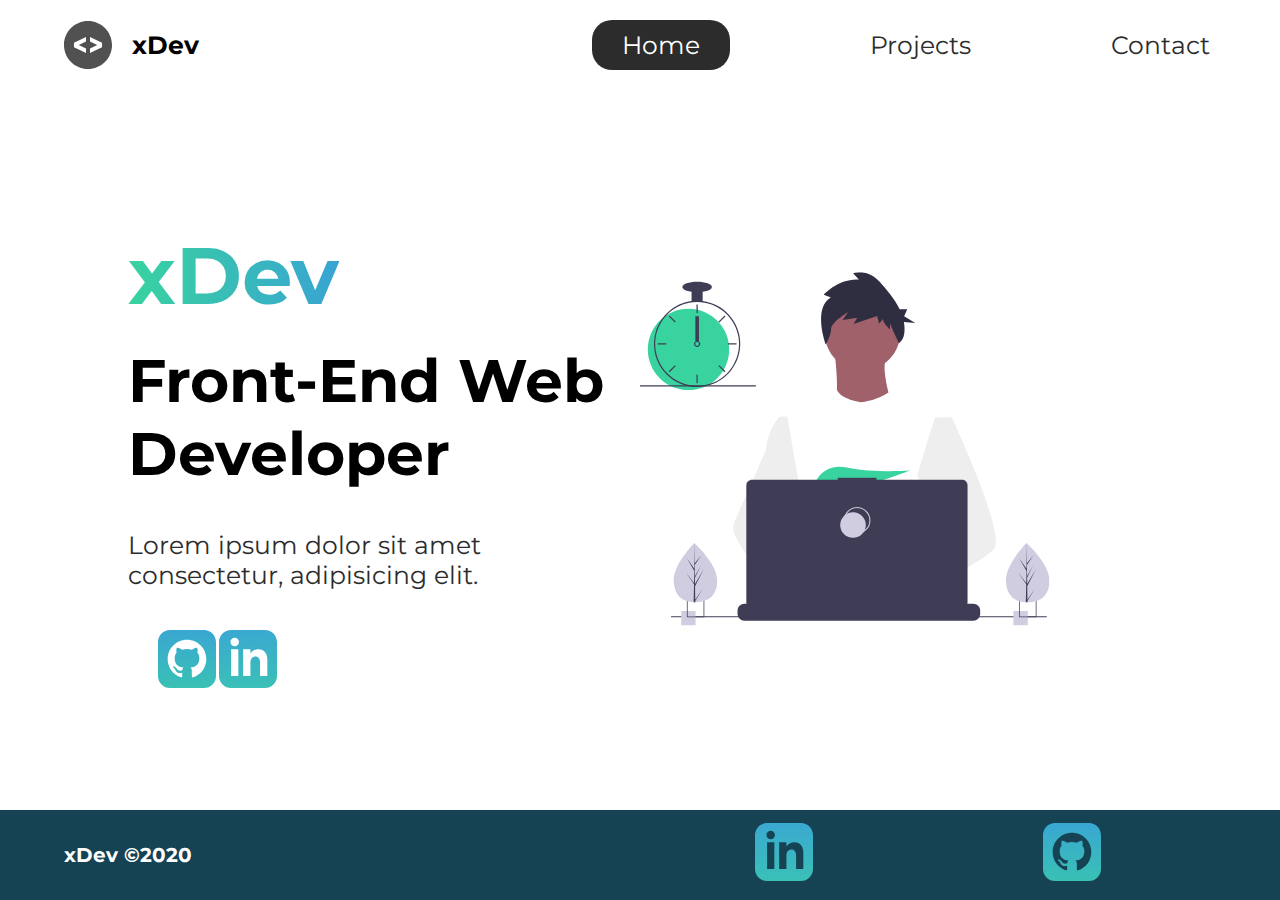
<file: index.html>
<!DOCTYPE html>
<html lang="en">

<head>
  <meta charset="UTF-8">
  <meta name="viewport" content="width=device-width, initial-scale=1.0">
  <meta name="description" content="XDev is a front end dev who is a special beign of X Keyboard master">
  <link href="https://fonts.googleapis.com/css2?family=Montserrat:wght@400;500&display=swap" rel="stylesheet">
  <link rel="stylesheet" href="./styles/style.css">
  <title>XDev | Web Developer</title>
</head>

<body>
  <header class="main-head">
    <nav>
      <div class="logo">
        <img src="./icons/code.svg" alt="" srcset="">
        <h1>xDev</h1>
      </div>
      <ul>
        <li><a class="active" href="#">Home</a></li>
        <li><a href="./projects/">Projects</a></li>
        <li><a href="./contact/">Contact</a></li>
      </ul>
    </nav>
  </header>

  <section class="intro">
    <div class="intro-text">
      <h2>xDev</h2>
      <h3>Front-End Web <br> Developer</h3>
      <p>Lorem ipsum dolor sit amet consectetur, adipisicing elit. </p>
      <div class="intro-social">
        <a href="#"><img src="./icons/github.svg" alt="Github Social Link"></a>
        <a href="#"><img src="./icons/linked-in.svg" alt="linked-in Social Link"></a>
      </div>
    </div>
    <div class="intro-images">
      <svg width="799" height="690" viewBox="0 0 799 690" fill="none" xmlns="http://www.w3.org/2000/svg">
        <g id="undraw_dev_productivity_umsq (1) 1" clip-path="url(#clip0)">
          <path id="Vector"
            d="M516.92 624.636C516.92 624.636 512.16 626.266 504.42 628.576C487.31 633.706 455.65 642.216 428.82 643.916C405.72 645.396 386.2 641.836 382.63 626.766C381.1 620.286 383.27 614.956 388 610.576C402.12 597.486 439 592.796 468.25 591.186C476.51 590.736 484.15 590.526 490.51 590.446C501.31 590.306 508.39 590.526 508.39 590.526L508.56 591.186L516.92 624.636Z"
            fill="#A0616A" />
          <path id="Vector_2"
            d="M436.99 672.586C418.61 695.346 342.73 647.666 316.19 629.886C310.41 626.016 306.97 623.566 306.97 623.566L331.25 591.186L338.94 580.936C338.94 580.936 345.82 584.586 355.99 590.526C356.36 590.746 356.73 590.966 357.11 591.186C365.88 596.336 376.89 603.066 388 610.576C403.33 620.946 418.83 632.776 428.82 643.916C438.59 654.806 443.08 665.036 436.99 672.586Z"
            fill="#A0616A" />
          <g id="me">
            <path id="Vector_3"
              d="M434.672 191.952C475.283 191.607 507.926 158.406 507.582 117.795C507.237 77.1832 474.036 44.5403 433.425 44.8847C392.813 45.2291 360.17 78.4303 360.515 119.042C360.859 159.653 394.06 192.296 434.672 191.952Z"
              fill="#A0616A" />
            <path id="Vector_4"
              d="M379.477 155.65C379.477 155.65 394.216 259.972 373.002 271.875C351.787 283.779 499.929 283.588 499.929 283.588C499.929 283.588 466.124 193.284 480.809 165.449L379.477 155.65Z"
              fill="#A0616A" />
            <path id="Vector_5"
              d="M608.101 283.199L596.257 339.402L571.214 458.308L570.49 464.815L562.138 540.138L556.582 590.177L552.857 623.79C528.584 636.526 510.988 645.326 510.988 645.326C510.988 645.326 509.404 637.719 506.871 627.99C489.805 633.265 458.218 642.043 431.404 643.97C441.266 654.777 445.842 664.969 439.817 672.57C421.63 695.485 345.349 648.45 318.659 630.896C318.077 635.158 317.879 639.464 318.068 643.762L297.626 628.314L299.331 592.359L302.206 531.522L305.819 455.229C304.448 451.975 303.294 448.634 302.364 445.228C295.956 423.161 288.032 379.057 281.928 342.067C277.016 312.298 273.302 287.138 272.517 281.785C272.411 281.086 272.358 280.726 272.358 280.726L384.363 230.094C392.509 248.556 429.865 253.809 429.865 253.809C460.756 251.417 484.847 234.913 484.847 234.913L608.101 283.199Z"
              fill="white" />
            <path id="Vector_6"
              d="M372.285 49.3811L358.49 43.9934C358.49 43.9934 386.969 12.1 426.99 14.513L415.635 2.22366C415.635 2.22366 443.04 -9.01799 468.283 19.6674C481.553 34.7467 496.908 52.4737 506.557 72.5077L521.281 72.3829L515.251 85.9663L536.874 99.3152L514.777 97.0719C516.155 104.471 516.421 112.034 515.566 119.511C514.683 126.991 510.928 133.835 505.094 138.598V138.598C505.094 138.598 487.743 103.449 487.696 97.9443L487.813 111.705C487.813 111.705 473.959 99.4371 473.889 91.1807L466.471 100.877L462.593 85.7717L416.475 101.301L423.87 88.8526L395.157 93.2246L406.278 77.9923C406.278 77.9923 373.932 96.1568 372.811 111.304C371.689 126.452 362.299 140.875 362.299 140.875C362.299 140.875 336.213 70.3294 372.285 49.3811Z"
              fill="#2F2E41" />
            <path id="Vector_7"
              d="M690.215 540.422C682.794 548.605 664.338 560.992 641.951 574.422C633.623 579.413 624.757 584.559 615.71 589.676C594.122 601.889 571.514 614.001 552.857 623.79C528.584 636.526 510.988 645.326 510.988 645.326C510.988 645.326 509.403 637.719 506.871 627.99C503.48 614.968 498.397 598.141 493.184 590.715C493.002 590.456 492.82 590.218 492.638 589.979C491.121 588.022 489.601 586.885 488.112 586.897L562.138 540.138L594.127 519.926L570.489 464.814L540.842 395.683L557.908 339.727L575.062 283.479L608.101 283.199C608.101 283.199 619.243 306.985 633.514 340.166C635.647 345.128 637.851 350.299 640.096 355.64C669.469 425.394 706.176 522.836 690.215 540.422Z"
              fill="#EEEEEE" />
            <path id="Vector_8"
              d="M358.123 591.2C355.41 591.212 352.702 591.456 350.029 591.928C327.074 596.073 320.47 616.94 318.659 630.896C318.077 635.158 317.879 639.464 318.068 643.761L297.626 628.314L290.178 622.687C272.316 616.628 256.353 605.733 242.483 592.84C230.449 581.456 219.634 568.849 210.213 555.223C200.831 541.793 192.448 527.692 185.134 513.034C183.094 508.943 181.977 504.454 181.864 499.884C181.751 495.314 182.644 490.775 184.48 486.588L209.154 430.327L245.218 348.098C245.471 346.146 245.752 344.237 246.059 342.371C252.995 300.511 272.367 281.786 272.367 281.786L287.286 281.659L297.778 341.932L310.813 416.815L302.364 445.227L282.839 510.845L302.205 531.522L358.123 591.2Z"
              fill="#EEEEEE" />
          </g>
          <path id="Vector_9"
            d="M372.877 415.806L385.631 430.686C390.37 429.783 395.319 428.721 400.416 427.529L396.752 415.806L405.71 426.256C459.707 412.975 526.637 387.155 526.637 387.155C526.637 387.155 454.379 392.453 400.428 380.666C376.558 375.451 351.998 387.284 342.202 409.668C336.508 422.679 337.403 433.951 357.596 433.951C364.419 433.835 371.223 433.195 377.949 432.037L372.877 415.806Z"
            fill="#38D39F" />
          <path id="Vector_10"
            d="M663.65 660.386V666.456C663.654 668.122 663.345 669.774 662.74 671.326C662.472 672.018 662.147 672.687 661.77 673.326C660.578 675.326 658.887 676.983 656.862 678.133C654.838 679.283 652.549 679.887 650.22 679.886H203.67C201.342 679.887 199.053 679.283 197.028 678.133C195.003 676.983 193.312 675.326 192.12 673.326C191.743 672.687 191.419 672.018 191.15 671.326C190.546 669.774 190.237 668.122 190.24 666.456V660.386C190.24 658.622 190.587 656.876 191.262 655.246C191.936 653.616 192.926 652.136 194.173 650.888C195.42 649.641 196.901 648.652 198.53 647.977C200.16 647.302 201.906 646.955 203.67 646.956H229.41V644.126C229.41 644.052 229.425 643.979 229.453 643.911C229.481 643.843 229.522 643.782 229.574 643.73C229.626 643.678 229.688 643.636 229.756 643.608C229.824 643.58 229.897 643.566 229.97 643.566H243.4C243.474 643.566 243.547 643.58 243.615 643.608C243.683 643.636 243.745 643.678 243.797 643.73C243.849 643.782 243.89 643.843 243.918 643.911C243.946 643.979 243.96 644.052 243.96 644.126V646.956H252.35V644.126C252.35 644.052 252.365 643.979 252.393 643.911C252.421 643.843 252.462 643.782 252.514 643.73C252.566 643.678 252.628 643.636 252.696 643.608C252.764 643.58 252.837 643.566 252.91 643.566H266.34C266.414 643.566 266.487 643.58 266.555 643.608C266.623 643.636 266.684 643.678 266.736 643.73C266.789 643.782 266.83 643.843 266.858 643.911C266.886 643.979 266.9 644.052 266.9 644.126V646.956H275.3V644.126C275.3 644.052 275.315 643.979 275.343 643.911C275.371 643.843 275.412 643.782 275.464 643.73C275.516 643.678 275.578 643.636 275.646 643.608C275.714 643.58 275.787 643.566 275.86 643.566H289.29C289.364 643.566 289.437 643.58 289.505 643.608C289.573 643.636 289.634 643.678 289.686 643.73C289.739 643.782 289.78 643.843 289.808 643.911C289.836 643.979 289.85 644.052 289.85 644.126V646.956H298.24V644.126C298.24 644.052 298.255 643.979 298.283 643.911C298.311 643.843 298.352 643.782 298.404 643.73C298.456 643.678 298.518 643.636 298.586 643.608C298.654 643.58 298.727 643.566 298.8 643.566H312.23C312.304 643.566 312.377 643.58 312.445 643.608C312.513 643.636 312.574 643.678 312.626 643.73C312.678 643.782 312.72 643.843 312.748 643.911C312.776 643.979 312.79 644.052 312.79 644.126V646.956H321.18V644.126C321.18 644.052 321.194 643.979 321.223 643.911C321.251 643.843 321.292 643.782 321.344 643.73C321.396 643.678 321.458 643.636 321.526 643.608C321.594 643.58 321.667 643.566 321.74 643.566H335.17C335.244 643.566 335.317 643.58 335.385 643.608C335.453 643.636 335.514 643.678 335.566 643.73C335.618 643.782 335.66 643.843 335.688 643.911C335.716 643.979 335.73 644.052 335.73 644.126V646.956H344.13V644.126C344.13 644.052 344.145 643.979 344.173 643.911C344.201 643.843 344.242 643.782 344.294 643.73C344.346 643.678 344.408 643.636 344.476 643.608C344.544 643.58 344.617 643.566 344.69 643.566H358.12C358.194 643.566 358.267 643.58 358.335 643.608C358.403 643.636 358.464 643.678 358.516 643.73C358.569 643.782 358.61 643.843 358.638 643.911C358.666 643.979 358.68 644.052 358.68 644.126V646.956H367.07V644.126C367.07 644.052 367.085 643.979 367.113 643.911C367.141 643.843 367.182 643.782 367.234 643.73C367.286 643.678 367.348 643.636 367.416 643.608C367.484 643.58 367.557 643.566 367.63 643.566H472.83C472.904 643.566 472.977 643.58 473.045 643.608C473.113 643.636 473.174 643.678 473.227 643.73C473.279 643.782 473.32 643.843 473.348 643.911C473.376 643.979 473.39 644.052 473.39 644.126V646.956H481.79V644.126C481.79 644.052 481.804 643.979 481.833 643.911C481.861 643.843 481.902 643.782 481.954 643.73C482.006 643.678 482.068 643.636 482.136 643.608C482.204 643.58 482.277 643.566 482.35 643.566H495.78C495.928 643.567 496.07 643.627 496.175 643.732C496.279 643.836 496.339 643.978 496.34 644.126V646.956H504.73V644.126C504.73 644.052 504.745 643.979 504.773 643.911C504.801 643.843 504.842 643.782 504.894 643.73C504.946 643.678 505.008 643.636 505.076 643.608C505.144 643.58 505.217 643.566 505.29 643.566H518.72C518.794 643.566 518.867 643.58 518.935 643.608C519.003 643.636 519.065 643.678 519.117 643.73C519.169 643.782 519.21 643.843 519.238 643.911C519.266 643.979 519.28 644.052 519.28 644.126V646.956H527.67V644.126C527.67 644.052 527.685 643.979 527.713 643.911C527.741 643.843 527.782 643.782 527.834 643.73C527.886 643.678 527.948 643.636 528.016 643.608C528.084 643.58 528.157 643.566 528.23 643.566H541.66C541.734 643.566 541.807 643.58 541.875 643.608C541.943 643.636 542.005 643.678 542.057 643.73C542.109 643.782 542.15 643.843 542.178 643.911C542.206 643.979 542.22 644.052 542.22 644.126V646.956H550.62V644.126C550.62 644.052 550.635 643.979 550.663 643.911C550.691 643.843 550.732 643.782 550.784 643.73C550.836 643.678 550.898 643.636 550.966 643.608C551.034 643.58 551.107 643.566 551.18 643.566H564.61C564.757 643.568 564.898 643.628 565.001 643.733C565.104 643.837 565.161 643.979 565.16 644.126V646.956H573.56V644.126C573.56 644.052 573.575 643.979 573.603 643.911C573.631 643.843 573.672 643.782 573.724 643.73C573.776 643.678 573.838 643.636 573.906 643.608C573.974 643.58 574.047 643.566 574.12 643.566H587.55C587.624 643.566 587.697 643.58 587.765 643.608C587.833 643.636 587.895 643.678 587.947 643.73C587.999 643.782 588.04 643.843 588.068 643.911C588.096 643.979 588.11 644.052 588.11 644.126V646.956H596.5V644.126C596.5 644.052 596.515 643.979 596.543 643.911C596.571 643.843 596.612 643.782 596.664 643.73C596.716 643.678 596.778 643.636 596.846 643.608C596.914 643.58 596.987 643.566 597.06 643.566H610.49C610.564 643.566 610.637 643.58 610.705 643.608C610.773 643.636 610.835 643.678 610.887 643.73C610.939 643.782 610.98 643.843 611.008 643.911C611.036 643.979 611.05 644.052 611.05 644.126V646.956H650.22C651.984 646.955 653.731 647.302 655.36 647.977C656.99 648.652 658.471 649.641 659.718 650.888C660.965 652.136 661.954 653.616 662.629 655.246C663.304 656.876 663.651 658.622 663.65 660.386Z"
            fill="#3F3D56" />
          <path id="Vector_11" d="M793.5 671.326H60.5V673.326H793.5V671.326Z" fill="#3F3D56" />
          <path id="Vector_12"
            d="M627.694 404.757H461.251V401.326H385.78V404.757H218.651C215.665 404.757 212.801 405.943 210.69 408.054C208.578 410.166 207.392 413.029 207.392 416.015V643.927C207.392 646.913 208.578 649.776 210.69 651.888C212.801 653.999 215.665 655.185 218.651 655.185H627.694C630.68 655.185 633.544 653.999 635.655 651.888C637.767 649.776 638.953 646.913 638.953 643.927V416.015C638.953 414.537 638.662 413.073 638.096 411.707C637.53 410.341 636.701 409.1 635.655 408.054C634.61 407.009 633.369 406.18 632.003 405.614C630.637 405.048 629.173 404.757 627.694 404.757Z"
            fill="#3F3D56" />
          <path id="Vector_13"
            d="M423.5 509.326C437.307 509.326 448.5 498.133 448.5 484.326C448.5 470.519 437.307 459.326 423.5 459.326C409.693 459.326 398.5 470.519 398.5 484.326C398.5 498.133 409.693 509.326 423.5 509.326Z"
            stroke="#D0CDE1" stroke-width="2" stroke-miterlimit="10" />
          <path id="Vector_14"
            d="M415.5 518.326C429.307 518.326 440.5 507.133 440.5 493.326C440.5 479.519 429.307 468.326 415.5 468.326C401.693 468.326 390.5 479.519 390.5 493.326C390.5 507.133 401.693 518.326 415.5 518.326Z"
            fill="#D0CDE1" />
          <path id="Vector_15" d="M108.446 661.223H80.4463V689.223H108.446V661.223Z" fill="#D0CDE1" />
          <path id="Vector_16"
            d="M91.4502 639.223V673.223H125.45V639.223H91.4502ZM123.97 671.743H92.9202V640.703H123.97V671.743Z"
            fill="#3F3D56" />
          <path id="Vector_17" d="M756.446 661.223H728.446V689.223H756.446V661.223Z" fill="#D0CDE1" />
          <path id="Vector_18"
            d="M739.45 639.223V673.223H773.45V639.223H739.45ZM771.97 671.743H740.92V640.703H771.97V671.743Z"
            fill="#3F3D56" />
          <path id="Vector_19"
            d="M94.5802 230.113C138.399 230.113 173.921 194.592 173.921 150.773C173.921 106.955 138.399 71.4326 94.5802 71.4326C50.7617 71.4326 15.2397 106.955 15.2397 150.773C15.2397 194.592 50.7617 230.113 94.5802 230.113Z"
            fill="#38D39F" />
          <path id="Vector_20"
            d="M122.229 56.4899C115.045 55.5763 107.774 55.5763 100.59 56.4899C84.586 58.5913 69.5203 65.2398 57.181 75.6465C44.8417 86.0532 35.7467 99.7813 30.9754 115.202C28.8053 122.229 27.5764 129.514 27.3208 136.864C27.2848 137.886 27.2607 138.92 27.2607 139.954C27.283 162.264 36.1559 183.655 51.932 199.431C67.7082 215.207 89.0989 224.08 111.41 224.103C113.201 224.103 114.992 224.042 116.759 223.934C120.907 223.674 125.03 223.103 129.093 222.227C148.495 218.055 165.798 207.161 177.947 191.468C190.095 175.776 196.308 156.295 195.487 136.467C194.665 116.638 186.863 97.738 173.459 83.1039C160.054 68.4698 141.909 59.0435 122.229 56.4899H122.229ZM137.748 217.347H137.736C130.959 219.659 123.905 221.062 116.759 221.518C114.992 221.638 113.201 221.698 111.41 221.698C89.7377 221.672 68.961 213.051 53.6367 197.727C38.3123 182.402 29.6914 161.626 29.6649 139.954C29.6649 138.92 29.689 137.886 29.725 136.864C30.5514 115.744 39.5156 95.7617 54.7411 81.1008C69.9666 66.44 90.273 58.237 111.41 58.2089C130.776 58.21 149.513 65.0865 164.283 77.6131C179.052 90.1398 188.895 107.503 192.057 126.61C195.219 145.716 191.496 165.325 181.55 181.942C171.604 198.559 156.081 211.106 137.748 217.347H137.748Z"
            fill="#3F3D56" />
          <path id="Vector_21" d="M112.612 63.0176H110.208V79.8474H112.612V63.0176Z" fill="#3F3D56" />
          <path id="Vector_22" d="M57.8578 84.7018L56.1577 86.4019L68.0582 98.3023L69.7582 96.6022L57.8578 84.7018Z"
            fill="#3F3D56" />
          <path id="Vector_23" d="M34.4736 138.751V141.156H51.3034V138.751H34.4736Z" fill="#3F3D56" />
          <path id="Vector_24" d="M56.1578 193.506L57.8579 195.206L69.7584 183.306L68.0583 181.606L56.1578 193.506Z"
            fill="#3F3D56" />
          <path id="Vector_25" d="M153.062 96.6022L154.762 98.3022L166.662 86.4018L164.962 84.7017L153.062 96.6022Z"
            fill="#3F3D56" />
          <path id="Vector_26" d="M171.516 138.751V141.156H188.346V138.751H171.516Z" fill="#3F3D56" />
          <path id="Vector_27" d="M154.762 181.605L153.062 183.305L164.962 195.206L166.662 193.506L154.762 181.605Z"
            fill="#3F3D56" />
          <path id="Vector_28" d="M112.612 200.06H110.208V216.89H112.612V200.06Z" fill="#3F3D56" />
          <path id="Vector_29"
            d="M115.016 135.145C113.976 134.365 112.711 133.943 111.41 133.943C110.11 133.943 108.844 134.365 107.804 135.145C107.091 135.686 106.505 136.375 106.085 137.165C105.552 138.181 105.322 139.329 105.421 140.473C105.52 141.616 105.944 142.707 106.644 143.617C107.343 144.527 108.288 145.218 109.368 145.608C110.447 145.997 111.616 146.07 112.735 145.817C113.855 145.564 114.878 144.996 115.685 144.179C116.492 143.363 117.048 142.333 117.288 141.21C117.528 140.088 117.441 138.92 117.039 137.846C116.636 136.771 115.935 135.834 115.017 135.145H115.016ZM111.41 143.56C110.454 143.557 109.539 143.176 108.863 142.501C108.187 141.825 107.807 140.909 107.804 139.954C107.808 139.224 108.03 138.513 108.441 137.91C108.793 137.4 109.271 136.989 109.828 136.718C110.386 136.446 111.004 136.323 111.623 136.361C112.241 136.398 112.84 136.594 113.361 136.931C113.881 137.267 114.307 137.732 114.595 138.281C114.883 138.83 115.025 139.444 115.007 140.063C114.989 140.683 114.811 141.287 114.491 141.818C114.17 142.349 113.719 142.788 113.179 143.093C112.639 143.398 112.03 143.559 111.41 143.56V143.56Z"
            fill="#3F3D56" />
          <path id="Vector_30" d="M122.229 35.3687H100.591V57.007H122.229V35.3687Z" fill="#3F3D56" />
          <path id="Vector_31"
            d="M111.41 38.9748C127.344 38.9748 140.261 34.4 140.261 28.7567C140.261 23.1134 127.344 18.5386 111.41 18.5386C95.4757 18.5386 82.5586 23.1134 82.5586 28.7567C82.5586 34.4 95.4757 38.9748 111.41 38.9748Z"
            fill="#3F3D56" />
          <path id="clock-arrow" d="M115 86H108V135H115V86Z" fill="#3F3D56" />
          <path id="Vector_32" d="M226 220.44H0V222.844H226V220.44Z" fill="#3F3D56" />
          <g id="plant-left">
            <path id="Vector_33"
              d="M150.594 599.754C151.527 631.704 132.858 643.413 109.43 644.097C108.886 644.113 108.344 644.123 107.805 644.126C106.719 644.135 105.643 644.117 104.577 644.072C83.3891 643.193 66.6172 631.945 65.7495 602.232C64.8515 571.482 103.018 531.529 105.882 528.574L105.887 528.571C105.996 528.458 106.052 528.402 106.052 528.402C106.052 528.402 149.661 567.807 150.594 599.754Z"
              fill="#D0CDE1" />
            <path id="Vector_34"
              d="M107.744 639.255L122.626 617.124L107.774 641.636L107.805 644.126C106.719 644.135 105.643 644.117 104.577 644.072L105.315 612.06L105.295 611.813L105.322 611.766L105.393 608.741L89.0952 585.078L105.374 606.477L105.432 607.116L105.989 582.93L91.9122 558.397L106.029 578.681L105.882 528.574L105.882 528.407L105.887 528.571L106.821 568.062L119.651 552.021L106.863 571.464L107.143 593.098L118.949 571.984L107.187 596.279L107.343 608.308L124.512 578.897L107.395 612.505L107.744 639.255Z"
              fill="#3F3D56" />
          </g>
          <g id="plant-right">
            <path id="Vector_35"
              d="M798.594 599.754C799.527 631.704 780.858 643.413 757.43 644.097C756.886 644.113 756.344 644.123 755.805 644.126C754.719 644.135 753.643 644.117 752.577 644.072C731.389 643.193 714.617 631.945 713.749 602.232C712.851 571.482 751.018 531.529 753.882 528.574L753.887 528.571C753.996 528.458 754.052 528.402 754.052 528.402C754.052 528.402 797.661 567.807 798.594 599.754Z"
              fill="#D0CDE1" />
            <path id="Vector_36"
              d="M755.744 639.255L770.626 617.124L755.774 641.636L755.805 644.126C754.719 644.135 753.643 644.117 752.577 644.072L753.315 612.06L753.295 611.813L753.323 611.766L753.393 608.741L737.095 585.078L753.374 606.477L753.432 607.116L753.989 582.93L739.912 558.397L754.029 578.681L753.882 528.574L753.882 528.407L753.887 528.571L754.821 568.062L767.651 552.021L754.864 571.464L755.143 593.098L766.949 571.984L755.187 596.279L755.343 608.308L772.512 578.897L755.395 612.505L755.744 639.255Z"
              fill="#3F3D56" />
          </g>
        </g>
        <defs>
          <clipPath id="clip0">
            <rect width="798.627" height="689.223" fill="white" />
          </clipPath>
        </defs>
      </svg>
      <img class="splash" src="./img/splash.svg" alt="">
    </div>
  </section>
  <footer>
    <h4>xDev &copy2020</h4>
    <ul>
      <li><a href="#"><img src="./icons/linked-in.svg" alt="Linked In Social" srcset=""></a></li>

      <li><a href="#"><img src="./icons/github.svg" alt="Github Social" srcset=""></a></li>

    </ul>
  </footer>
</body>

</html>
</file>
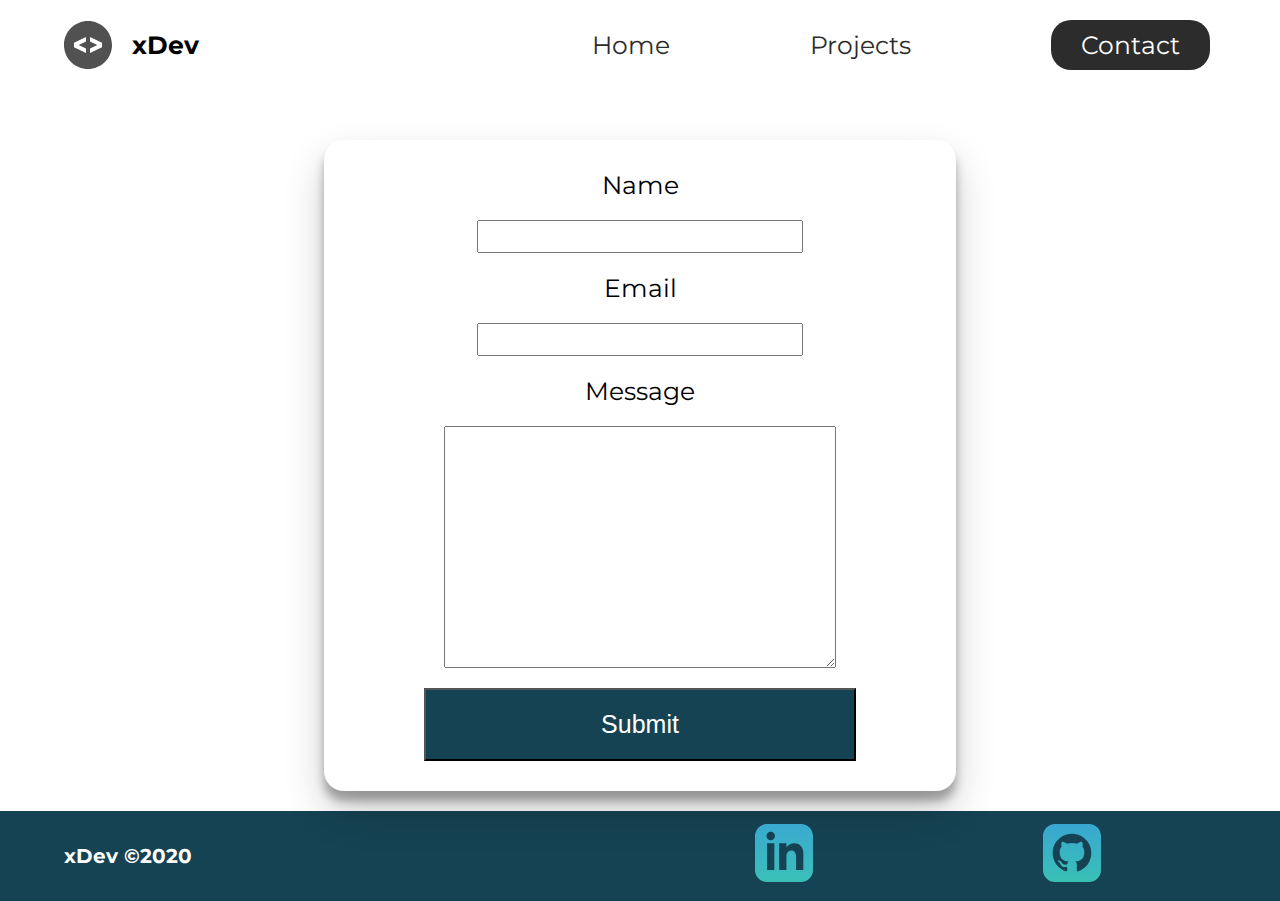
<file: contact/index.html>
<!DOCTYPE html>
<html lang="en">

<head>
    <meta charset="UTF-8">
    <meta name="viewport" content="width=device-width, initial-scale=1.0">
    <meta name="description" content="XDev is a front end dev who is a special beign of X Keyboard master">
    <link href="https://fonts.googleapis.com/css2?family=Montserrat:wght@400;500&display=swap" rel="stylesheet">
    <link rel="stylesheet" href="../styles/style.css">
    <title>XDev | Web Developer</title>
</head>

<body>
    <header class="main-head">
        <nav>
            <div class="logo">
                <img src="../icons/code.svg" alt="" srcset="">
                <h1>xDev</h1>
            </div>
            <ul>
                <li><a href="../index.html">Home</a></li>
                <li><a href="../projects/">Projects</a></li>
                <li><a class="active" href="#">Contact</a></li>
            </ul>
        </nav>
    </header>

    <section class="form-section">
        <form action="">
            <label for="name">Name</label>
            <input type="text" name="name" id="name" required>
            <label for="email">Email</label>
            <input type="email" name="email" id="email" required>
            <label for="message">Message</label>
            <textarea name="message" id="message" cols="30" rows="10"></textarea>
            <button type="submit">Submit</button>
        </form>
    </section>

    <footer>
        <h4>xDev &copy2020</h4>
        <ul>

            <li><a href="#"><img src="../icons/linked-in.svg" alt="Linked In Social" srcset=""></a></li>

            <li><a href="#"><img src="../icons/github.svg" alt="Github Social" srcset=""></a></li>

        </ul>
    </footer>

</body>

</html>
</file>
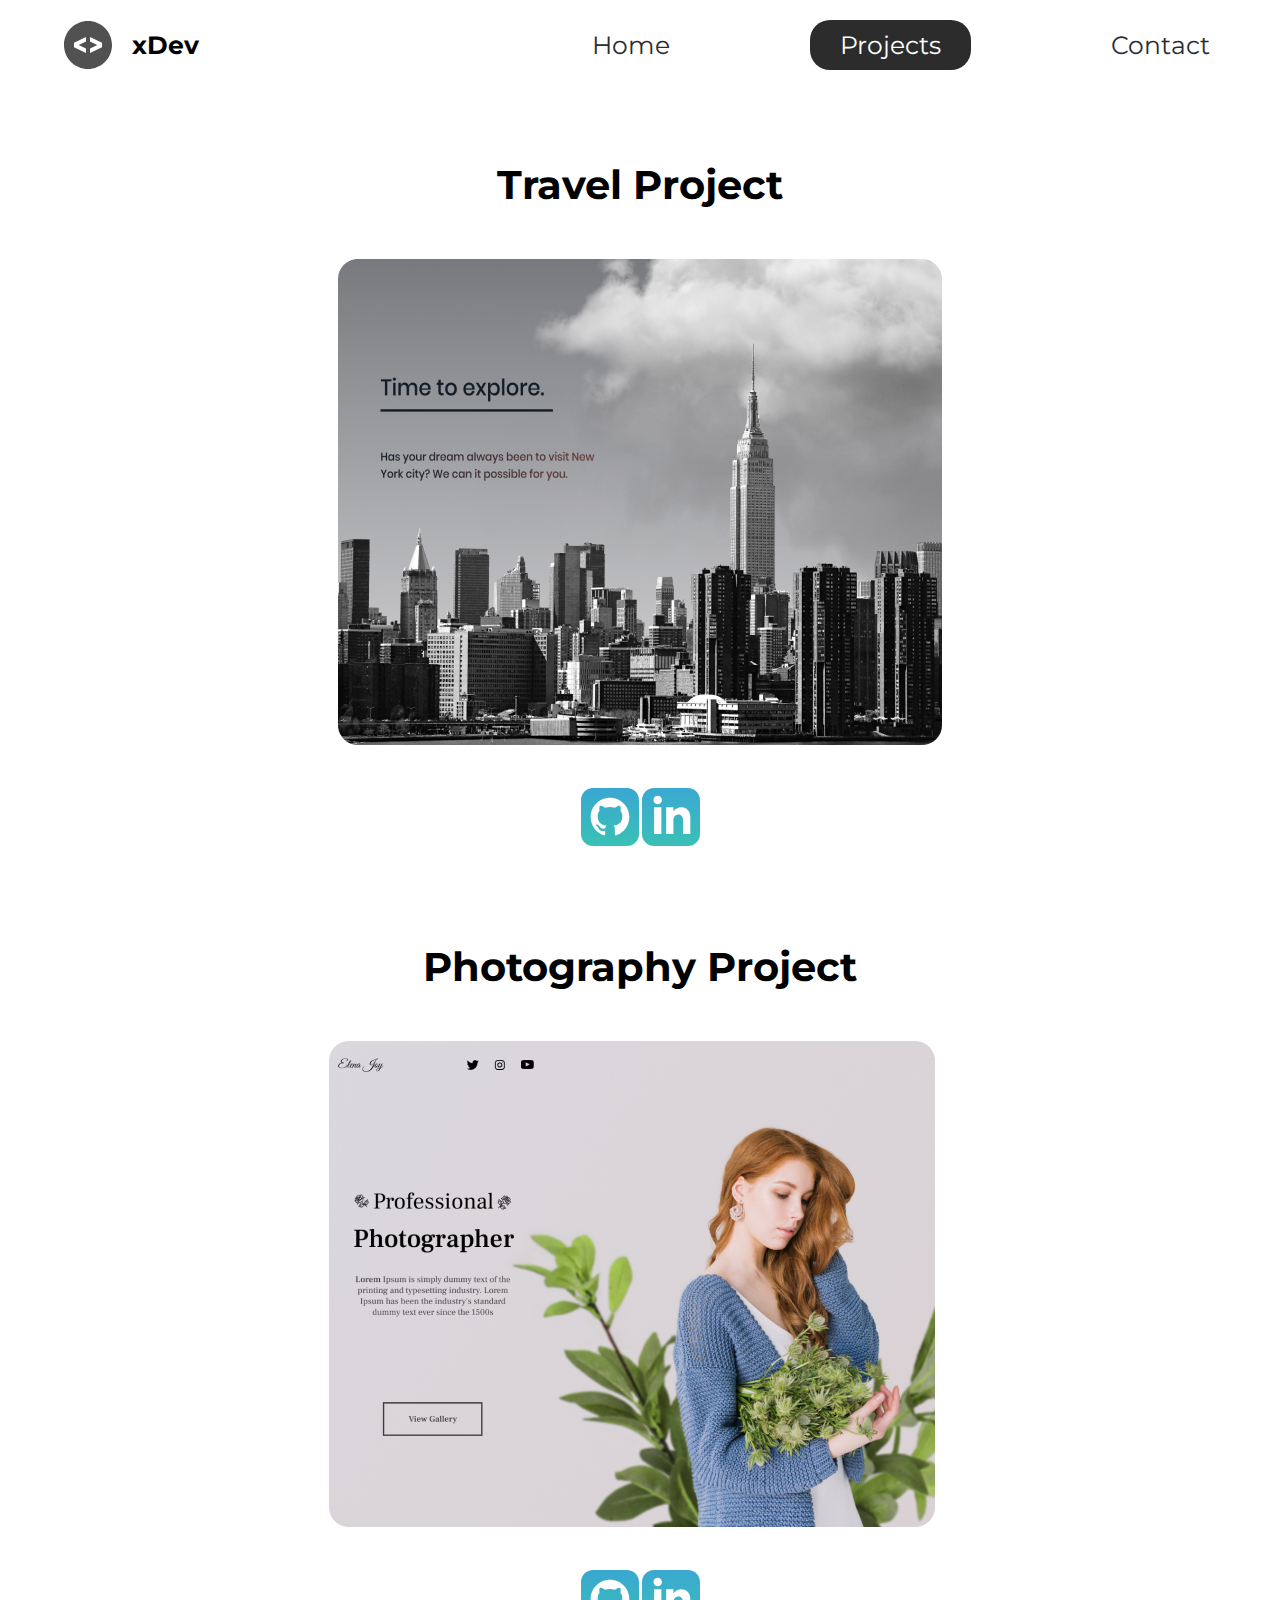
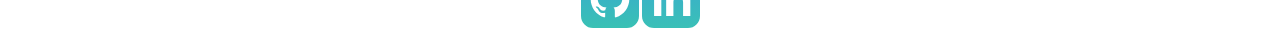
<file: projects/index.html>
<!DOCTYPE html>
<html lang="en">

<head>
    <meta charset="UTF-8">
    <meta name="viewport" content="width=device-width, initial-scale=1.0">
    <meta name="description" content="XDev is a front end dev who is a special beign of X Keyboard master">
    <link href="https://fonts.googleapis.com/css2?family=Montserrat:wght@400;500&display=swap" rel="stylesheet">
    <link rel="stylesheet" href="../styles/style.css">
    <title>XDev | Web Developer</title>
</head>

<body>
    <header class="main-head">
        <nav>
            <div class="logo">
                <img src="../icons/code.svg" alt="" srcset="">
                <h1>xDev</h1>
            </div>
            <ul>
                <li><a href="../index.html">Home</a></li>
                <li><a class="active" href="#">Projects</a></li>
                <li><a href="#contact">Contact</a></li>
            </ul>
        </nav>
    </header>

    <section class="projects">

        <div class="travel">
            <h2>Travel Project</h2>
            <img src="../img/travelly.jpg" alt="Travelly Project">
            <div class="intro-social">
                <a href="#"><img src="../icons/github.svg" alt="Github Social Link"></a>
                <a href="#"><img src="../icons/linked-in.svg" alt="linked-in Social Link"></a>
            </div>
        </div>
        <div class="photography">
            <h2>Photography Project</h2>
            <img src="../img/elena-joy.jpg" alt="photography">
            <div class="intro-social">
                <a href="#"><img src="../icons/github.svg" alt="Github Social Link"></a>
                <a href="#"><img src="../icons/linked-in.svg" alt="linked-in Social Link"></a>
            </div>

        </div>
    </section>

</body>

</html>
</file>
<file: styles/style.css>
* {
  padding: 0;
  margin: 0;
  -webkit-box-sizing: border-box;
          box-sizing: border-box;
}

html {
  font-size: 62.5%;
  scroll-behavior: smooth;
}

body {
  font-family: 'Montserrat', sans-serif;
  -webkit-animation: opening 1s ease-in-out;
          animation: opening 1s ease-in-out;
}

h1 {
  font-size: 2.5rem;
}

li,
button,
label,
input,
p,
a {
  font-size: 2.5rem;
}

h2 {
  font-size: 4rem;
}

h3 {
  font-size: 2.5rem;
}

h4 {
  font-size: 2rem;
}

ul {
  list-style: none;
}

a {
  text-decoration: none;
  color: #2c2c2c;
}

.projects {
  margin: auto;
  min-height: 90vh;
  width: 90%;
  display: -webkit-box;
  display: -ms-flexbox;
  display: flex;
  -webkit-box-pack: justify;
      -ms-flex-pack: justify;
          justify-content: space-between;
  -webkit-box-align: center;
      -ms-flex-align: center;
          align-items: center;
  -webkit-box-orient: horizontal;
  -webkit-box-direction: normal;
      -ms-flex-direction: row;
          flex-direction: row;
  -ms-flex-wrap: wrap;
      flex-wrap: wrap;
  text-align: center;
}

.projects h2 {
  margin: 5rem;
}

.travel,
.photography {
  margin: 2rem 0;
  -webkit-box-flex: 1;
      -ms-flex: 1 1 40rem;
          flex: 1 1 40rem;
}

.travel .soc,
.photography .soc {
  width: 15%;
  height: 15%;
  -webkit-box-flex: 2;
      -ms-flex: 2 1 60rem;
          flex: 2 1 60rem;
  margin: 3rem 3rem 0rem 3rem;
}

.form-section {
  min-height: 76.8vh;
  display: -webkit-box;
  display: -ms-flexbox;
  display: flex;
  -webkit-box-pack: center;
      -ms-flex-pack: center;
          justify-content: center;
  -webkit-box-align: center;
      -ms-flex-align: center;
          align-items: center;
  -webkit-box-orient: horizontal;
  -webkit-box-direction: normal;
      -ms-flex-direction: row;
          flex-direction: row;
  margin-top: 3rem;
}

.form-section form {
  padding: 3rem 10rem;
  -webkit-box-shadow: 0px 10px 10px rgba(0, 0, 0, 0.3), 0px 20px 40px rgba(0, 0, 0, 0.2);
          box-shadow: 0px 10px 10px rgba(0, 0, 0, 0.3), 0px 20px 40px rgba(0, 0, 0, 0.2);
  border-radius: 2rem;
  display: -webkit-box;
  display: -ms-flexbox;
  display: flex;
  -webkit-box-pack: center;
      -ms-flex-pack: center;
          justify-content: center;
  -webkit-box-align: center;
      -ms-flex-align: center;
          align-items: center;
  -webkit-box-orient: vertical;
  -webkit-box-direction: normal;
      -ms-flex-direction: column;
          flex-direction: column;
}

.form-section form input,
.form-section form textarea {
  margin: 2rem;
}

.form-section form input:focus,
.form-section form textarea:focus {
  outline: 2px solid black;
}

.form-section form textarea {
  font-family: "Montserrat", sans-serif;
  font-size: 2rem;
}

.form-section form button {
  width: 100%;
  padding: 2rem;
  background: #154353;
  color: white;
}

.form-section form button:hover {
  background: #35d8e7;
  -webkit-transition: all 1s ease;
  transition: all 1s ease;
}

.form-section form button:focus {
  background: #35d8e7;
  -webkit-transition: all 1s ease;
  transition: all 1s ease;
}

footer {
  background: #154353;
  min-height: 10vh;
  color: white;
  padding: 0% 5%;
  display: -webkit-box;
  display: -ms-flexbox;
  display: flex;
  -webkit-box-pack: start;
      -ms-flex-pack: start;
          justify-content: flex-start;
  -webkit-box-align: center;
      -ms-flex-align: center;
          align-items: center;
  -webkit-box-orient: horizontal;
  -webkit-box-direction: normal;
      -ms-flex-direction: row;
          flex-direction: row;
}

footer ul {
  -webkit-box-flex: 1;
      -ms-flex: 1 1 40rem;
          flex: 1 1 40rem;
  display: -webkit-box;
  display: -ms-flexbox;
  display: flex;
  -ms-flex-pack: distribute;
      justify-content: space-around;
  -webkit-box-align: center;
      -ms-flex-align: center;
          align-items: center;
  -webkit-box-orient: horizontal;
  -webkit-box-direction: normal;
      -ms-flex-direction: row;
          flex-direction: row;
}

footer h4 {
  -webkit-box-flex: 1;
      -ms-flex: 1 1 40rem;
          flex: 1 1 40rem;
}

.main-head {
  width: 95%;
  margin: 0 0 0 auto;
}

nav {
  display: -webkit-box;
  display: -ms-flexbox;
  display: flex;
  -webkit-box-pack: justify;
      -ms-flex-pack: justify;
          justify-content: space-between;
  -webkit-box-align: center;
      -ms-flex-align: center;
          align-items: center;
  -webkit-box-orient: horizontal;
  -webkit-box-direction: normal;
      -ms-flex-direction: row;
          flex-direction: row;
  -ms-flex-wrap: wrap;
      flex-wrap: wrap;
  width: 60vh;
  min-height: 10vh;
}

nav .logo {
  display: -webkit-box;
  display: -ms-flexbox;
  display: flex;
  -webkit-box-pack: start;
      -ms-flex-pack: start;
          justify-content: flex-start;
  -webkit-box-align: center;
      -ms-flex-align: center;
          align-items: center;
  -webkit-box-orient: horizontal;
  -webkit-box-direction: normal;
      -ms-flex-direction: row;
          flex-direction: row;
  -webkit-box-flex: 1;
      -ms-flex: 1 1 10rem;
          flex: 1 1 10rem;
}

nav .logo h1 {
  margin: 2rem;
}

nav ul {
  display: -webkit-box;
  display: -ms-flexbox;
  display: flex;
  -ms-flex-pack: distribute;
      justify-content: space-around;
  -webkit-box-align: center;
      -ms-flex-align: center;
          align-items: center;
  -webkit-box-orient: horizontal;
  -webkit-box-direction: normal;
      -ms-flex-direction: row;
          flex-direction: row;
  -webkit-box-flex: 1;
      -ms-flex: 1 1 40rem;
          flex: 1 1 40rem;
}

.intro {
  min-height: 80vh;
  width: 80%;
  margin: auto;
  -ms-flex-wrap: wrap;
      flex-wrap: wrap;
  display: -webkit-box;
  display: -ms-flexbox;
  display: flex;
  -webkit-box-pack: justify;
      -ms-flex-pack: justify;
          justify-content: space-between;
  -webkit-box-align: center;
      -ms-flex-align: center;
          align-items: center;
  -webkit-box-orient: horizontal;
  -webkit-box-direction: normal;
      -ms-flex-direction: row;
          flex-direction: row;
}

.intro h2 {
  font-size: 8rem;
  padding-top: 2rem;
  background: -webkit-gradient(linear, left top, right top, from(#38d39f), to(#38a4d3));
  background: linear-gradient(left, #38d39f, #38a4d3);
  -webkit-background-clip: text;
  -webkit-text-fill-color: transparent;
  display: inline-block;
}

.intro h3 {
  font-size: 6rem;
  padding: 2rem 0rem;
}

.intro p {
  padding-top: 2rem;
  color: #2c2c2c;
}

.splash {
  position: absolute;
  top: 0%;
  right: 0%;
  z-index: -1;
  height: 100%;
}

.intro-social {
  margin: 4rem 3rem 0rem 3rem;
}

.intro-social h2 {
  margin-right: 6rem;
}

.active {
  background: #2c2c2c;
  color: white;
  padding: 1rem 3rem;
  border-radius: 2rem;
}

.intro-text,
.intro-images {
  -webkit-box-flex: 1;
      -ms-flex: 1 1 40rem;
          flex: 1 1 40rem;
}

#plant-left {
  -webkit-animation: plant 1.5s ease infinite alternate;
          animation: plant 1.5s ease infinite alternate;
}

#plant-right {
  -webkit-animation: plant 1.2s ease infinite alternate;
          animation: plant 1.2s ease infinite alternate;
}

#me {
  -webkit-transform-origin: bottom;
          transform-origin: bottom;
  -webkit-animation: me 4s ease infinite alternate;
          animation: me 4s ease infinite alternate;
}

#clock-arrow {
  transform-box: fill-box;
  -webkit-transform-origin: bottom;
          transform-origin: bottom;
  -webkit-animation: clock 6s infinite linear;
          animation: clock 6s infinite linear;
}

@-webkit-keyframes plant {
  from {
    -webkit-transform: translateY(0%);
            transform: translateY(0%);
  }
  to {
    -webkit-transform: translateY(-20%);
            transform: translateY(-20%);
  }
}

@keyframes plant {
  from {
    -webkit-transform: translateY(0%);
            transform: translateY(0%);
  }
  to {
    -webkit-transform: translateY(-20%);
            transform: translateY(-20%);
  }
}

@-webkit-keyframes me {
  from {
    -webkit-transform: rotateZ(-5deg);
            transform: rotateZ(-5deg);
  }
  to {
    -webkit-transform: rotateZ(5deg);
            transform: rotateZ(5deg);
  }
}

@keyframes me {
  from {
    -webkit-transform: rotateZ(-5deg);
            transform: rotateZ(-5deg);
  }
  to {
    -webkit-transform: rotateZ(5deg);
            transform: rotateZ(5deg);
  }
}

@-webkit-keyframes clock {
  from {
    -webkit-transform: rotateZ(0deg);
            transform: rotateZ(0deg);
  }
  to {
    -webkit-transform: rotateZ(360deg);
            transform: rotateZ(360deg);
  }
}

@keyframes clock {
  from {
    -webkit-transform: rotateZ(0deg);
            transform: rotateZ(0deg);
  }
  to {
    -webkit-transform: rotateZ(360deg);
            transform: rotateZ(360deg);
  }
}

@media screen and (max-width: 1332px) {
  html {
    font-size: 62.5%;
  }
  .splash {
    display: none;
  }
  svg {
    width: 80%;
  }
  nav {
    width: 100%;
  }
  .soc {
    display: -webkit-box;
    display: -ms-flexbox;
    display: flex;
    -webkit-box-pack: justify;
        -ms-flex-pack: justify;
            justify-content: space-between;
    -webkit-box-align: center;
        -ms-flex-align: center;
            align-items: center;
    -webkit-box-orient: vertical;
    -webkit-box-direction: normal;
        -ms-flex-direction: column;
            flex-direction: column;
    text-align: center;
  }
}

@media screen and (max-width: 754px) {
  html {
    font-size: 45%;
  }
  svg {
    height: 60%;
  }
  .main-head {
    width: 100%;
  }
  nav {
    padding: 2rem;
  }
  nav .logo {
    display: -webkit-box;
    display: -ms-flexbox;
    display: flex;
    -webkit-box-pack: center;
        -ms-flex-pack: center;
            justify-content: center;
    -webkit-box-align: center;
        -ms-flex-align: center;
            align-items: center;
    -webkit-box-orient: vertical;
    -webkit-box-direction: normal;
        -ms-flex-direction: column;
            flex-direction: column;
    -webkit-box-flex: 1;
        -ms-flex: 1 1 20rem;
            flex: 1 1 20rem;
    margin-top: 2rem;
  }
  nav ul {
    -webkit-box-flex: 1;
        -ms-flex: 1 1 60rem;
            flex: 1 1 60rem;
    margin: 2rem 0rem;
  }
  .intro-text {
    margin-top: 5rem;
    text-align: center;
  }
  .intro-images {
    text-align: center;
  }
  .intro-social {
    display: -webkit-box;
    display: -ms-flexbox;
    display: flex;
    -webkit-box-pack: center;
        -ms-flex-pack: center;
            justify-content: center;
    -webkit-box-align: center;
        -ms-flex-align: center;
            align-items: center;
    -webkit-box-orient: horizontal;
    -webkit-box-direction: normal;
        -ms-flex-direction: row;
            flex-direction: row;
  }
  .intro-social a {
    margin: 2rem;
  }
  .travel,
  .photography {
    -webkit-box-flex: 1;
        -ms-flex: 1 1 50rem;
            flex: 1 1 50rem;
  }
  .travel img,
  .photography img {
    width: 100%;
    height: 100%;
  }
  .travel .soc,
  .photography .soc {
    margin: 3rem 3rem 0rem 3rem;
  }
  form {
    padding: 0;
    width: 100%;
  }
}
/*# sourceMappingURL=style.css.map */
</file>
